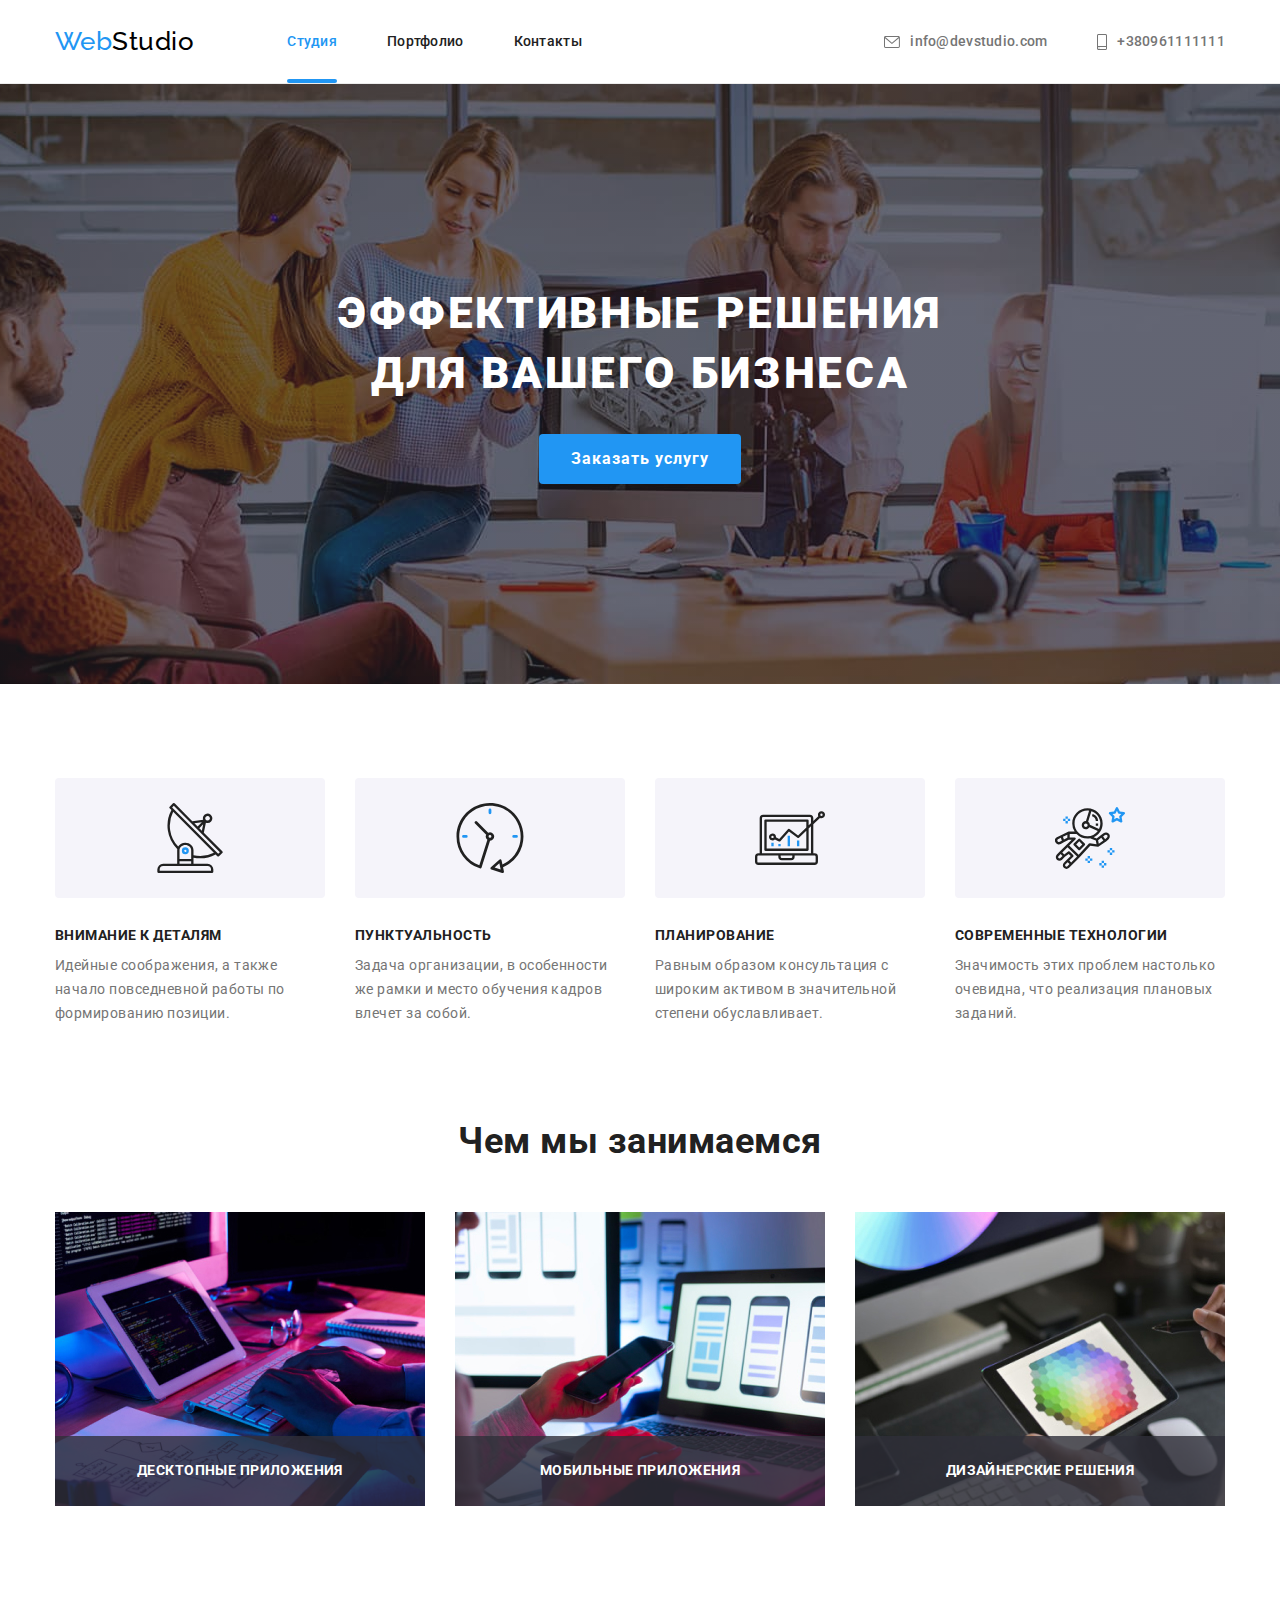
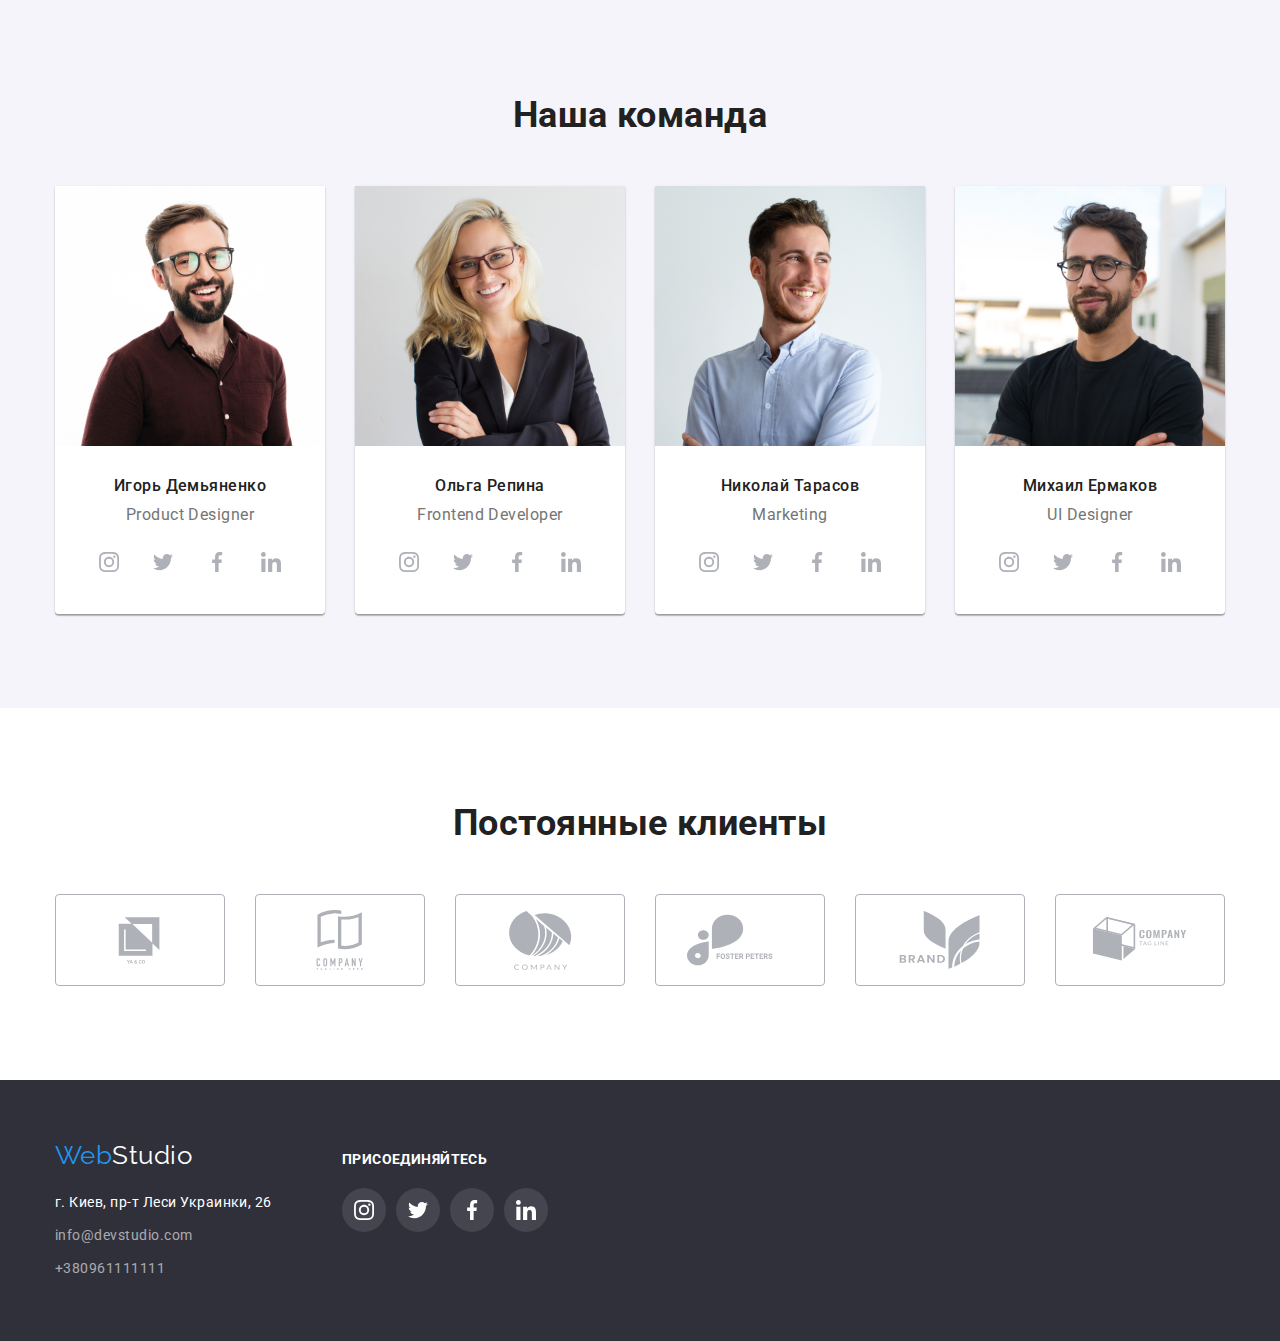
<file: index.html>
<!DOCTYPE html>
<html lang="ru">
  <head>
    <meta charset="UTF-8" />
    <meta http-equiv="X-UA-Compatible" content="IE=edge" />
    <meta name="viewport" content="width=, initial-scale=1.0" />
    <title>Document</title>
    <link rel="stylesheet" href="https://fonts.googleapis.com/css2?family=Raleway:wght@700&family=Roboto:wght@400;500;700;900&display=swap">
    <link rel="stylesheet" href="https://cdnjs.cloudflare.com/ajax/libs/modern-normalize/1.1.0/modern-normalize.min.css">
    <link rel="stylesheet" href="./css/styles.css">
  </head>
  <body>
    <!--Шапка сайта-->
    <header class="header">
      <div class="container">
        <a class="logo" href="./index.html"><span class="accent">Web</span>Studio</a>
        <nav class="nav">
          <ul class="site-nav">
            <li class="nav-item"><a class="nav-link current" href="./index.html">Студия</a></li>
            <li class="nav-item"><a class="nav-link" href="./portfolio.html">Портфолио</a></li>
            <li class="nav-item"><a class="nav-link" href="">Контакты</a></li>
          </ul>
        </nav>
        <ul class="contacts">
          <li class="contacts-item"><a class="contacts-link" href="mailto:info@devstudio.com">
              <svg class="contacts-icon" width="16" height="12">
                <use href="./images/symbol-defs.svg#icon-envelope"></use>
              </svg>info@devstudio.com</a>
          </li>
          <li class="contacts-item"><a class="contacts-link" href="tel:+380961111111">
              <svg class="contacts-icon" width="10" height="16">
                <use href="./images/symbol-defs.svg#icon-smartphone"></use>
              </svg>+380961111111</a>
          </li>
        </ul>
      </div>
    </header>
    <!--Уникальный контент страницы-->
    <main>
      <!--Герой-->
      <section class="hero">
        <div class="container">
          <h1 class="hero-title">Эффективные решения для вашего бизнеса</h1>
          <button class="button-primary" type="button" data-modal-open>Заказать услугу</button>
        </div>
      </section>
      <!--Особенности-->
      <section class="section">
        <div class="container">
          <h2 class="visually-hidden">Особенности</h2>
          <ul class="features">
            <li class="features-item">
              <div class="features-thumb">
                <svg class="features-icon" width="70" height="70">
                  <use href="./images/symbol-defs.svg#icon-antenna"></use>
                </svg>
              </div>
              <h3 class="features-title">Внимание к деталям</h3>
              <p class="features-text">Идейные соображения, а также начало повседневной работы по формированию позиции.</p>
            </li>
            <li class="features-item">
              <div class="features-thumb">
                <svg class="features-icon" width="70" height="70">
                  <use href="./images/symbol-defs.svg#icon-clock"></use>
                </svg>
              </div>
              <h3 class="features-title">Пунктуальность</h3>
              <p class="features-text">Задача организации, в особенности же рамки и место обучения кадров влечет за собой.</p>
            </li>
            <li class="features-item">
              <div class="features-thumb">
                <svg class="features-icon" width="70" height="70">
                  <use href="./images/symbol-defs.svg#icon-diagram"></use>
                </svg>
              </div>
              <h3 class="features-title">Планирование</h3>
              <p class="features-text">Равным образом консультация с широким активом в значительной степени обуславливает.</p>
            </li>
            <li class="features-item">
              <div class="features-thumb">
                <svg class="features-icon" width="70" height="70">
                  <use href="./images/symbol-defs.svg#icon-astronaut"></use>
                </svg>
              </div>
              <h3 class="features-title">Современные технологии</h3>
              <p class="features-text">Значимость этих проблем настолько очевидна, что реализация плановых заданий.</p>
            </li>
          </ul>
        </div>
      </section>
      <!--Чем мы занимаемся-->
      <section class="section work-section">
        <div class="container">
          <h2 class="section-title">Чем мы занимаемся</h2>
          <ul class="work">
            <li class="work-item">
              <img class="work-img" src="./images/box1.jpg" alt="пример работы" width="370"/>
              <p class="work-example">Десктопные приложения</p>
            </li>
            <li class="work-item">
              <img class="work-img" src="./images/box2.jpg" alt="пример работы" width="370"/>
              <p class="work-example">Мобильные приложения</p>
            </li>
            <li class="work-item">
              <img class="work-img" src="./images/box3.jpg" alt="пример работы" width="370"/>
              <p class="work-example">Дизайнерские решения</p>
            </li>
          </ul>
        </div>
      </section>
      <!--Наша команда-->
      <section class="section team-section">
        <div class="container">
          <h2 class="section-title">Наша команда</h2>
          <ul class="team">
            <li class="team-item">
              <img class="team-img" src="./images/img2.jpg" alt="Игорь Демьяненко" width="270" />
              <div class="team-content">
                <h3 class="team-title">Игорь Демьяненко</h3>
                <p class="team-text">Product Designer</p>
                <ul class="team-socials socials-list">
                  <li class="socials-item">
                    <a href="" class="socials-link">
                      <svg class="socials-icon" width="20" height="20">
                        <use href="./images/symbol-defs.svg#icon-instagram"></use>
                      </svg>
                    </a>
                  </li>
                  <li class="socials-item">
                    <a href="" class="socials-link">
                      <svg class="socials-icon" width="20" height="20">
                        <use href="./images/symbol-defs.svg#icon-twitter"></use>
                      </svg>
                    </a>
                  </li>
                  <li class="socials-item">
                    <a href="" class="socials-link">
                      <svg class="socials-icon" width="20" height="20">
                        <use href="./images/symbol-defs.svg#icon-facebook"></use>
                      </svg>
                    </a>
                  </li>
                  <li class="socials-item">
                    <a href="" class="socials-link">
                      <svg class="socials-icon" width="20" height="20">
                        <use href="./images/symbol-defs.svg#icon-linkedin"></use>
                      </svg>
                    </a>
                  </li>
                </ul>
              </div>
            </li>
            <li class="team-item">
              <img class="team-img" src="./images/img3.jpg" alt="Ольга Репина" width="270" />
              <div class="team-content">
                <h3 class="team-title">Ольга Репина</h3>
                <p class="team-text">Frontend Developer</p>
                <ul class="team-socials socials-list">
                  <li class="socials-item">
                    <a href="" class="socials-link">
                      <svg class="socials-icon" width="20" height="20">
                        <use href="./images/symbol-defs.svg#icon-instagram"></use>
                      </svg>
                    </a>
                  </li>
                  <li class="socials-item">
                    <a href="" class="socials-link">
                      <svg class="socials-icon" width="20" height="20">
                        <use href="./images/symbol-defs.svg#icon-twitter"></use>
                      </svg>
                    </a>
                  </li>
                  <li class="socials-item">
                    <a href="" class="socials-link">
                      <svg class="socials-icon" width="20" height="20">
                        <use href="./images/symbol-defs.svg#icon-facebook"></use>
                      </svg>
                    </a>
                  </li>
                  <li class="socials-item">
                    <a href="" class="socials-link">
                      <svg class="socials-icon" width="20" height="20">
                        <use href="./images/symbol-defs.svg#icon-linkedin"></use>
                      </svg>
                    </a>
                  </li>
                </ul>
              </div>
            </li>
            <li class="team-item">
              <img class="team-img" src="./images/img4.jpg" alt="Николай Тарасов" width="270" />
              <div class="team-content">
                <h3 class="team-title">Николай Тарасов</h3>
                <p class="team-text">Marketing</p>
                <ul class="team-socials socials-list">
                  <li class="socials-item">
                    <a href="" class="socials-link">
                      <svg class="socials-icon" width="20" height="20">
                        <use href="./images/symbol-defs.svg#icon-instagram"></use>
                      </svg>
                    </a>
                  </li>
                  <li class="socials-item">
                    <a href="" class="socials-link">
                      <svg class="socials-icon" width="20" height="20">
                        <use href="./images/symbol-defs.svg#icon-twitter"></use>
                      </svg>
                    </a>
                  </li>
                  <li class="socials-item">
                    <a href="" class="socials-link">
                      <svg class="socials-icon" width="20" height="20">
                        <use href="./images/symbol-defs.svg#icon-facebook"></use>
                      </svg>
                    </a>
                  </li>
                  <li class="socials-item">
                    <a href="" class="socials-link">
                      <svg class="socials-icon" width="20" height="20">
                        <use href="./images/symbol-defs.svg#icon-linkedin"></use>
                      </svg>
                    </a>
                  </li>
                </ul>
              </div>
            </li>
            <li class="team-item">
              <img class="team-img" src="./images/img5.jpg" alt="Михаил Ермаков" width="270" />
              <div class="team-content">
                <h3 class="team-title">Михаил Ермаков</h3>
                <p class="team-text">UI Designer</p>
                <ul class="team-socials socials-list">
                  <li class="socials-item">
                    <a href="" class="socials-link">
                      <svg class="socials-icon" width="20" height="20">
                        <use href="./images/symbol-defs.svg#icon-instagram"></use>
                      </svg>
                    </a>
                  </li>
                  <li class="socials-item">
                    <a href="" class="socials-link">
                      <svg class="socials-icon" width="20" height="20">
                        <use href="./images/symbol-defs.svg#icon-twitter"></use>
                      </svg>
                    </a>
                  </li>
                  <li class="socials-item">
                    <a href="" class="socials-link">
                      <svg class="socials-icon" width="20" height="20">
                        <use href="./images/symbol-defs.svg#icon-facebook"></use>
                      </svg>
                    </a>
                  </li>
                  <li class="socials-item">
                    <a href="" class="socials-link">
                      <svg class="socials-icon" width="20" height="20">
                        <use href="./images/symbol-defs.svg#icon-linkedin"></use>
                      </svg>
                    </a>
                  </li>
                </ul>
              </div>
            </li>
          </ul>
        </div>
      </section>
      <!--Наши клиенты-->
      <section class="section clients-section">
        <div class="container">
          <h2 class="section-title ">Постоянные клиенты</h2>
          <ul class="clients">
            <li class="clients-item">
              <a href="" class="clients-link">
                <svg class="clients-icon" width="106" height="60">
                  <use href="./images/symbol-defs.svg#icon-logo1"></use>
                </svg>
              </a>
            </li>
            <li class="clients-item">
              <a href="" class="clients-link">
                <svg class="clients-icon" width="106" height="60">
                  <use href="./images/symbol-defs.svg#icon-logo2"></use>
                </svg>
              </a>
            </li>
            <li class="clients-item">
              <a href="" class="clients-link">
                <svg class="clients-icon" width="106" height="60">
                  <use href="./images/symbol-defs.svg#icon-logo3"></use>
                </svg>
              </a>
            </li>
            <li class="clients-item">
              <a href="" class="clients-link">
                <svg class="clients-icon" width="106" height="60">
                  <use href="./images/symbol-defs.svg#icon-logo4"></use>
                </svg>
              </a>
            </li>
            <li class="clients-item">
              <a href="" class="clients-link">
                <svg class="clients-icon" width="106" height="60">
                  <use href="./images/symbol-defs.svg#icon-logo5"></use>
                </svg>
              </a>
            </li>
            <li class="clients-item">
              <a href="" class="clients-link">
                <svg class="clients-icon" width="106" height="60">
                  <use href="./images/symbol-defs.svg#icon-logo6"></use>
                </svg>
              </a>
            </li>
          </ul>
        </div>
      </section>
    </main>
    <!--Футер-->
    <footer class="footer">
      <div class="container footer-container">
        <div class="footer-info">
          <a class="footer-logo" href="./index.html"><span class="accent">Web</span>Studio</a>
          <address class="address">
            <ul>
              <li class="item">
                <p class="footer-text">г. Киев, пр-т Леси Украинки, 26</p>
              </li>
              <li class="item"><a class="footer-link" href="mailto:info@devstudio.com">info@devstudio.com</a></li>
              <li class="item"><a class="footer-link" href="tel:+380961111111">+380961111111</a></li>
            </ul>
          </address>
        </div>
        <div class="footer-socials">
          <h3 class="footer-title">присоединяйтесь</h3>
          <ul class="footer-socials-list">
            <li class="footer-socials-item">
              <a href="" class="footer-socials-link">
                <svg class="footer-icon" width="20" height="20">
                  <use href="./images/symbol-defs.svg#icon-instagram"></use>
                </svg>
              </a>
            </li>
            <li class="footer-socials-item">
              <a href="" class="footer-socials-link">
                <svg class="footer-icon" width="20" height="20">
                  <use href="./images/symbol-defs.svg#icon-twitter"></use>
                </svg>
              </a>
            </li>
            <li class="footer-socials-item">
              <a href="" class="footer-socials-link">
                <svg class="footer-icon" width="20" height="20">
                  <use href="./images/symbol-defs.svg#icon-facebook"></use>
                </svg>
              </a>
            </li>
            <li class="footer-socials-item">
              <a href="" class="footer-socials-link">
                <svg class="footer-icon" width="20" height="20">
                  <use href="./images/symbol-defs.svg#icon-linkedin"></use>
                </svg>
              </a>
            </li>
          </ul>
        </div>
      </div>
    </footer>
    <div class="bakdrop is-hidden" data-modal>
      <div class="modal">
        <button type="button" class="modal-button" data-modal-close>
          <svg class="modal-icon" width="18" height="18">
            <use href="./images/symbol-defs.svg#icon-close"></use>
          </svg>
        </button>
      </div>
    </div>
    <script src="./js/modal.js"></script>
  </body>
</html>
</file>
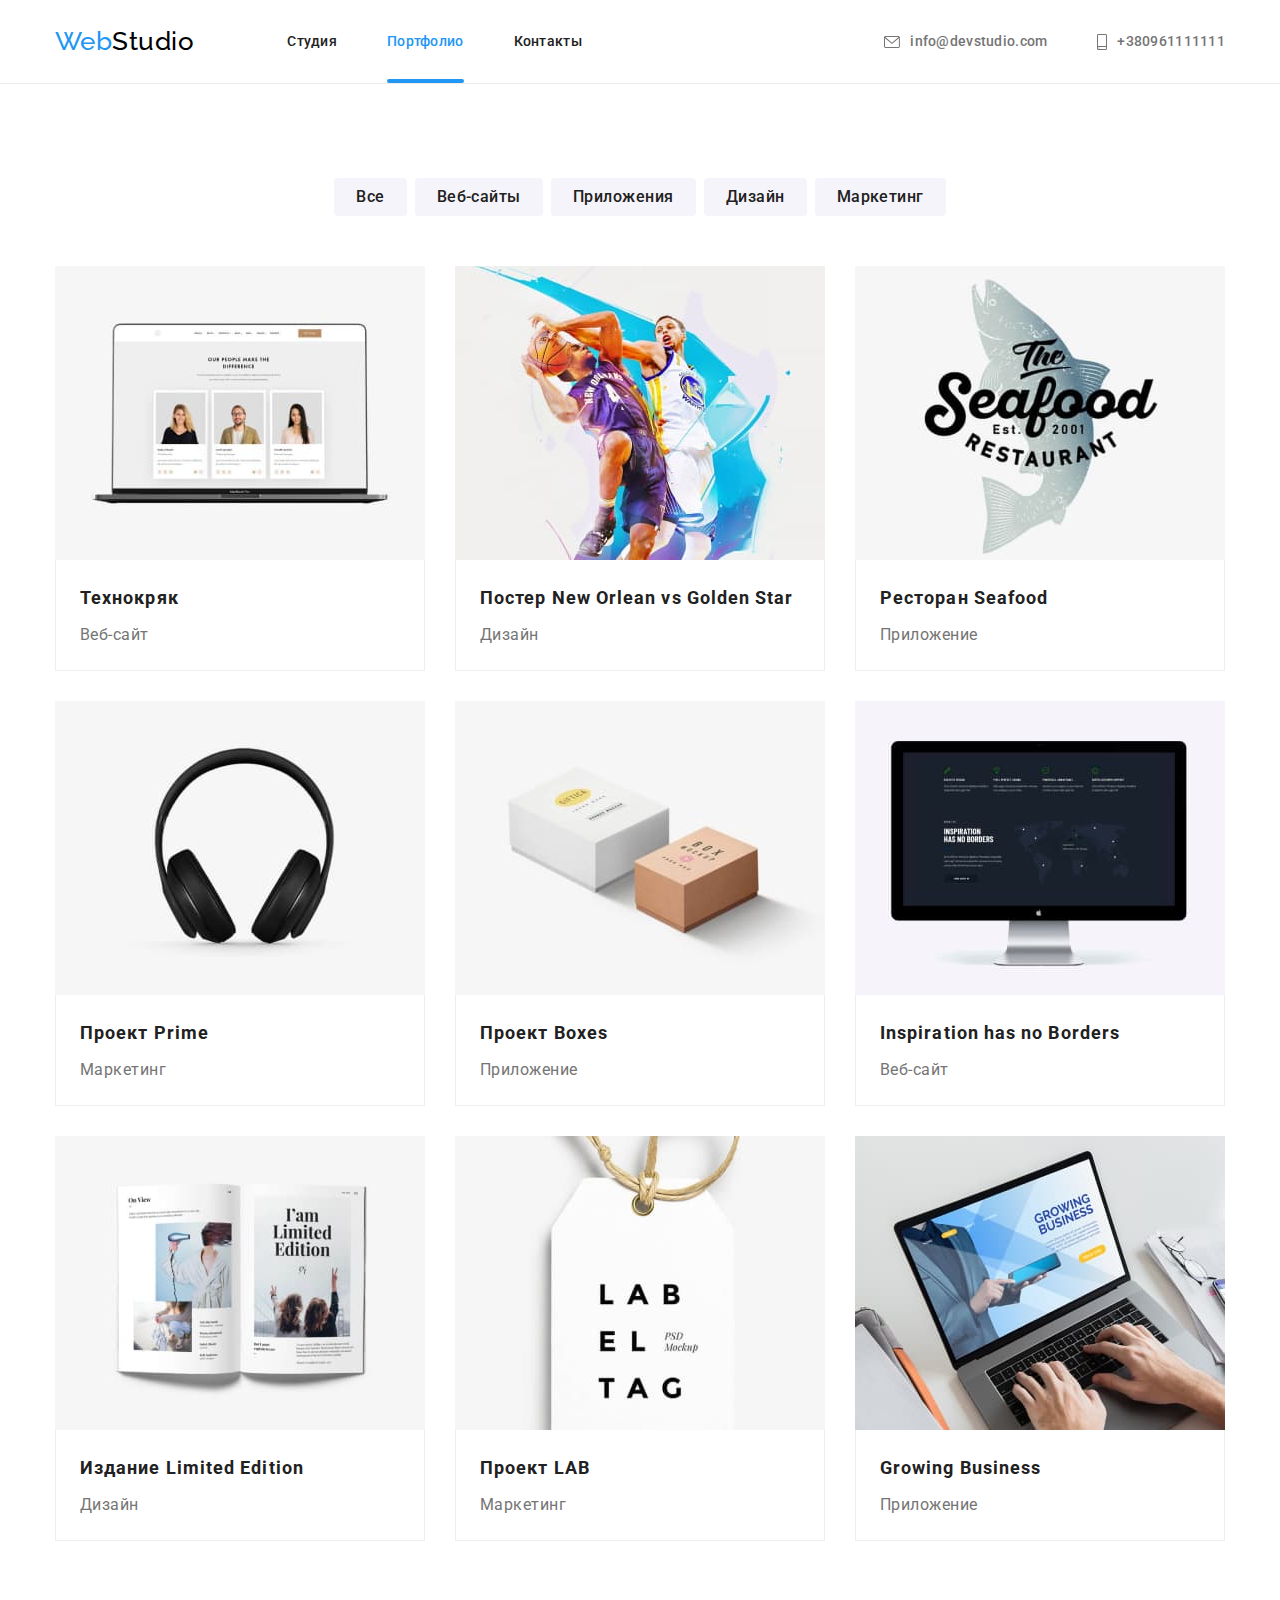
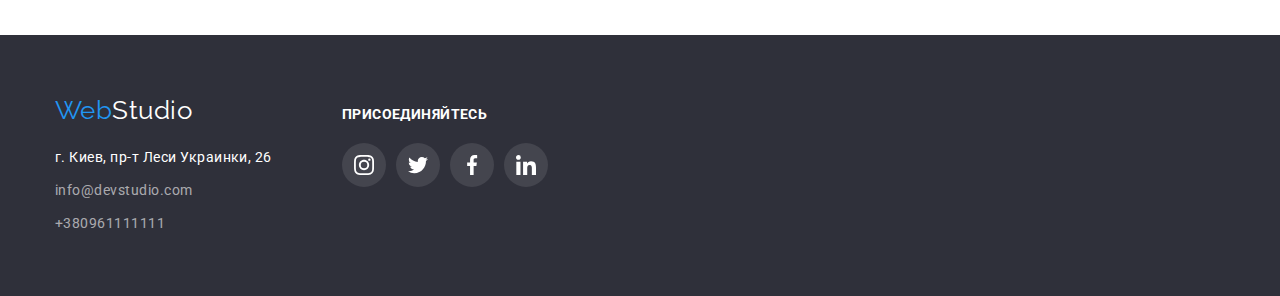
<file: portfolio.html>
<!DOCTYPE html>
<html lang="ru">
  <head>
    <meta charset="UTF-8" />
    <meta http-equiv="X-UA-Compatible" content="IE=edge" />
    <meta name="viewport" content="width=device-width, initial-scale=1.0" />
    <title>Document</title>
    <link rel="stylesheet" href="https://fonts.googleapis.com/css2?family=Raleway:wght@700&family=Roboto:wght@400;500;700;900&display=swap">
    <link rel="stylesheet" href="https://cdnjs.cloudflare.com/ajax/libs/modern-normalize/1.1.0/modern-normalize.min.css">
    <link rel="stylesheet" href="./css/styles.css">
  </head>
  <body>
    <!--Шапка сайта-->
    <header class="header">
      <div class="container">
        <a class="logo" href="./index.html"><span class="accent">Web</span>Studio</a>
        <nav class="nav">
          <ul class="site-nav">
            <li class="nav-item"><a class="nav-link" href="./index.html">Студия</a></li>
            <li class="nav-item"><a class="nav-link current" href="./portfolio.html">Портфолио</a></li>
            <li class="nav-item"><a class="nav-link" href="">Контакты</a></li>
          </ul>
        </nav>
        <ul class="contacts">
          <li class="contacts-item"><a class="contacts-link" href="mailto:info@devstudio.com">
              <svg class="contacts-icon" width="16" height="12">
                <use href="./images/symbol-defs.svg#icon-envelope"></use>
              </svg>info@devstudio.com</a>
          </li>
          <li class="contacts-item"><a class="contacts-link" href="tel:+380961111111">
              <svg class="contacts-icon" width="10" height="16">
                <use href="./images/symbol-defs.svg#icon-smartphone"></use>
              </svg>+380961111111</a>
          </li>
        </ul>
      </div>
    </header>
    <main>
      <!--портфолио-->
      <section class="section">
        <div class="container">
          <h1 class="visually-hidden">Портфолио работ</h1>
          <ul class="filter-button">
            <li class="filter-item"><button class="button" type="button">Все</button></li>
            <li class="filter-item"><button class="button" type="button">Веб-сайты</button></li>
            <li class="filter-item"><button class="button" type="button">Приложения</button></li>
            <li class="filter-item"><button class="button" type="button">Дизайн</button></li>
            <li class="filter-item"><button class="button" type="button">Маркетинг</button></li>
          </ul>
          <ul class="portfolio">
            <li class="portfolio-item">
              <a class="portfolio-link" href="">
                <div class="project-thumb">
                  <img class="portfolio-img" src="./images/example0.jpg" alt="пример работы" width="370"/>
                  <p class="about-project">Технокряк это современная площадка распространения коронавируса. Компании используют эту платформу для цифрового
                  шпионажа и атак на защищённые сервера конкурентов.</p>
                </div>
                <div class="card-text">
                  <h2 class="portfolio-title">Технокряк</h2>
                  <p class="portfolio-text">Веб-сайт</p>
                </div>
              </a>
            </li>
            <li class="portfolio-item">
              <a class="portfolio-link" href="">
                <div class="project-thumb">
                  <img class="portfolio-img" src="./images/example1.jpg" alt="пример работы" width="370"/>
                  <p class="about-project">Технокряк это современная площадка распространения коронавируса. Компании используют эту платформу для цифрового шпионажа и атак на защищённые сервера конкурентов.</p>
                </div>
                <div class="card-text">
                  <h2 class="portfolio-title">Постер New Orlean vs Golden Star</h2>
                  <p class="portfolio-text">Дизайн</p>
                </div>
              </a>
            </li>
            <li class="portfolio-item">
              <a class="portfolio-link" href="">
                <div class="project-thumb">
                  <img class="portfolio-img" src="./images/example2.jpg" alt="пример работы" width="370"/>
                  <p class="about-project">Технокряк это современная площадка распространения коронавируса. Компании используют эту платформу для цифрового шпионажа и атак на защищённые сервера конкурентов.</p>
                </div>
                <div class="card-text">
                  <h2 class="portfolio-title">Ресторан Seafood</h2>
                  <p class="portfolio-text">Приложение</p>
                </div>
              </a>
            </li>
            <li class="portfolio-item">
              <a class="portfolio-link" href="">
                <div class="project-thumb">
                  <img class="portfolio-img" src="./images/example3.jpg" alt="пример работы" width="370"/>
                  <p class="about-project">Технокряк это современная площадка распространения коронавируса. Компании используют эту платформу для цифрового шпионажа и атак на защищённые сервера конкурентов.</p>
                </div>
                <div class="card-text">
                  <h2 class="portfolio-title">Проект Prime</h2>
                  <p class="portfolio-text">Маркетинг</p>
                </div>
              </a>
            </li>
            <li class="portfolio-item">
              <a class="portfolio-link" href="">
                <div class="project-thumb">
                  <img class="portfolio-img" src="./images/example4.jpg" alt="пример работы" width="370"/>
                  <p class="about-project">Технокряк это современная площадка распространения коронавируса. Компании используют эту платформу для цифрового шпионажа и атак на защищённые сервера конкурентов.</p>
                </div>
                <div class="card-text">
                  <h2 class="portfolio-title">Проект Boxes</h2>
                  <p class="portfolio-text">Приложение</p>
                </div>
              </a>
            </li>
            <li class="portfolio-item">
              <a class="portfolio-link" href="">
                <div class="project-thumb">
                  <img class="portfolio-img" src="./images/example5.jpg" alt="пример работы" width="370"/>
                  <p class="about-project">Технокряк это современная площадка распространения коронавируса. Компании используют эту платформу для цифрового шпионажа и атак на защищённые сервера конкурентов.</p>
                </div>
                <div class="card-text">
                  <h2 class="portfolio-title">Inspiration has no Borders</h2>
                  <p class="portfolio-text">Веб-сайт</p>
                </div>
              </a>
            </li>
            <li class="portfolio-item">
              <a class="portfolio-link" href="">
                <div class="project-thumb">
                  <img class="portfolio-img" src="./images/example6.jpg" alt="пример работы" width="370"/>
                  <p class="about-project">Технокряк это современная площадка распространения коронавируса. Компании используют эту платформу для цифрового шпионажа и атак на защищённые сервера конкурентов.</p>
                </div>
                <div class="card-text">
                  <h2 class="portfolio-title">Издание Limited Edition</h2>
                  <p class="portfolio-text">Дизайн</p>
                </div>
              </a>
            </li>
            <li class="portfolio-item">
              <a class="portfolio-link" href="">
                <div class="project-thumb">
                  <img class="portfolio-img" src="./images/example7.jpg" alt="пример работы" width="370"/>
                  <p class="about-project">Технокряк это современная площадка распространения коронавируса. Компании используют эту платформу для цифрового шпионажа и атак на защищённые сервера конкурентов.</p>
                </div>
                <div class="card-text">
                  <h2 class="portfolio-title">Проект LAB</h2>
                  <p class="portfolio-text">Маркетинг</p>
                </div>
              </a>
            </li>
            <li class="portfolio-item">
              <a class="portfolio-link" href="">
                <div class="project-thumb">
                  <img class="portfolio-img" src="./images/example8.jpg" alt="пример работы" width="370"/>
                  <p class="about-project">Технокряк это современная площадка распространения коронавируса. Компании используют эту платформу для цифрового шпионажа и атак на защищённые сервера конкурентов.</p>
                </div>
                <div class="card-text">
                  <h2 class="portfolio-title">Growing Business</h2>
                  <p class="portfolio-text">Приложение</p>
                </div>
              </a>
            </li>
          </ul>
        </div>
      </section>
    </main>
    <!--Футер-->
    <footer class="footer">
      <div class="container footer-container">
        <div class="footer-info">
          <a class="footer-logo" href="./index.html"><span class="accent">Web</span>Studio</a>
          <address class="address">
            <ul>
              <li class="item">
                <p class="footer-text">г. Киев, пр-т Леси Украинки, 26</p>
              </li>
              <li class="item"><a class="footer-link" href="mailto:info@devstudio.com">info@devstudio.com</a></li>
              <li class="item"><a class="footer-link" href="tel:+380961111111">+380961111111</a></li>
            </ul>
          </address>
        </div>
        <div class="footer-socials">
          <h3 class="footer-title">присоединяйтесь</h3>
          <ul class="footer-socials-list">
            <li class="footer-socials-item">
              <a href="" class="footer-socials-link">
                <svg class="footer-icon" width="20" height="20">
                  <use href="./images/symbol-defs.svg#icon-instagram"></use>
                </svg>
              </a>
            </li>
            <li class="footer-socials-item">
              <a href="" class="footer-socials-link">
                <svg class="footer-icon" width="20" height="20">
                  <use href="./images/symbol-defs.svg#icon-twitter"></use>
                </svg>
              </a>
            </li>
            <li class="footer-socials-item">
              <a href="" class="footer-socials-link">
                <svg class="footer-icon" width="20" height="20">
                  <use href="./images/symbol-defs.svg#icon-facebook"></use>
                </svg>
              </a>
            </li>
            <li class="footer-socials-item">
              <a href="" class="footer-socials-link">
                <svg class="footer-icon" width="20" height="20">
                  <use href="./images/symbol-defs.svg#icon-linkedin"></use>
                </svg>
              </a>
            </li>
          </ul>
        </div>
      </div>
    </footer>
  </body>
</html>
</file>
<file: css/styles.css>
:root {
  --primary-text-color: #757575;
  --title-text-color: #212121;
  --accent-color: #2196f3;
  --primary-white-color: #ffffff;
  --bg-color: #f5f4fa;
  --icon-color: #afb1b8;
}
body {
  color: var(--primary-text-color);
  background-color: var(--primary-white-color);
  font-family: Roboto, sans-serif;
  letter-spacing: 0.03em;
}
p,
h1,
h2,
h3,
h4,
h5,
h6 {
  margin-top: 0;
  margin-bottom: 0;
}
img {
  height: auto;
  display: block;
  max-width: 100%;
}
ul {
  padding: 0;
  margin: 0;
  list-style: none;
}
a {
  display: block;
  text-decoration: none;
}
.visually-hidden {
  position: absolute;
  width: 1px;
  height: 1px;
  margin: -1px;
  border: 0;
  padding: 0;
  white-space: nowrap;
  clip-path: inset(100%);
  clip: rect(0 0 0 0);
  overflow: hidden;
}
.container {
  width: 1200px;
  margin-right: auto;
  margin-left: auto;
  padding-right: 15px;
  padding-left: 15px;
}
/* button */
.button:hover,
.button:focus {
  color: var(--primary-white-color);
  background-color: var(--accent-color);
  box-shadow: 0px 3px 1px rgba(0, 0, 0, 0.1), 0px 1px 2px rgba(0, 0, 0, 0.08),
    0px 2px 2px rgba(0, 0, 0, 0.12);
}
.button {
  border: none;
  border-radius: 4px;
  padding: 6px 22px;
  color: var(--title-text-color);
  background-color: var(--bg-color);
  cursor: pointer;
  font-weight: 500;
  font-size: 16px;
  line-height: 1.63;
  letter-spacing: 0.03em;
  transition: color 250ms cubic-bezier(0.4, 0, 0.2, 1),
    background-color 250ms cubic-bezier(0.4, 0, 0.2, 1),
    box-shadow 250ms cubic-bezier(0.4, 0, 0.2, 1);
}
.button-primary {
  display: block;
  margin-right: auto;
  margin-left: auto;
  border: 0;
  color: var(--primary-white-color);
  background-color: var(--accent-color);
  cursor: pointer;
  font-weight: 700;
  line-height: 1.88;
  letter-spacing: 0.06em;
  border-radius: 4px;
  padding: 10px 32px;
}
/* header */
.header {
  border-bottom: 1px solid #ececec;
}
.header .container {
  display: flex;
  align-items: center;
}
/* logo */
.logo {
  color: #000000;
  font-family: Raleway, sans-serif;
  font-weight: 500;
  font-size: 26px;
  line-height: 1.19;
  margin-right: 93px;
}
.accent {
  color: var(--accent-color);
}
/* nav */
.nav-link {
  padding-top: 33.6px;
  padding-bottom: 33.6px;
  color: var(--title-text-color);
  font-weight: 500;
  font-size: 14px;
  line-height: 1.14;
  letter-spacing: 0.02em;
  transition: color 250ms cubic-bezier(0.4, 0, 0.2, 1);
  position: relative;
}
.current {
  color: var(--accent-color);
}
.site-nav {
  display: flex;
}
.current::after {
  content: '';
  width: 100%;
  height: 4px;
  background-color: #2196f3;
  border-radius: 2px;
  position: absolute;
  bottom: 0;
  left: 0;
}
.nav-item:not(:last-child) {
  margin-right: 50px;
}
.nav-link:hover,
.nav-link:focus {
  color: var(--accent-color);
}
/* contacts */
.contacts-icon {
  margin-right: 10px;
  fill: currentColor;
}
.contacts {
  display: flex;
  margin-left: auto;
}
.contacts-item:not(:last-child) {
  margin-right: 50px;
}
.contacts-link {
  display: flex;
  align-items: center;
  padding-top: 32px;
  padding-bottom: 32px;
  color: var(--primary-text-color);
  font-weight: 500;
  font-size: 14px;
  line-height: 1.14;
  letter-spacing: 0.02em;
  transition: color 250ms cubic-bezier(0.4, 0, 0.2, 1);
}
.contacts-link:hover,
.contacts-link:focus {
  color: var(--accent-color);
}
/* section */
.section-title {
  color: var(--title-text-color);
  font-size: 36px;
  line-height: 1.17;
  text-align: center;
  margin-bottom: 50px;
}
.section {
  padding-top: 94px;
  padding-bottom: 94px;
}
/* section-hero */
.hero {
  padding-top: 200px;
  padding-bottom: 200px;
  background-color: #2f303a;
  background-image: linear-gradient(rgba(47, 48, 58, 0.4), rgba(47, 48, 58, 0.4)),
    url(../images/hero.jpg);
  background-repeat: no-repeat;
  background-position: center;
  background-size: cover;
}
.hero-title {
  margin-bottom: 30px;
  display: block;
  color: var(--primary-white-color);
  font-weight: 900;
  font-size: 44px;
  line-height: 1.36;
  letter-spacing: 0.06em;
  text-transform: uppercase;
  text-align: center;
  margin-right: auto;
  margin-left: auto;
  width: 696px;
}
/* section-features */
.features {
  display: flex;
  justify-content: space-between;
}
.features-item {
  width: 270px;
}
.features-title {
  margin-bottom: 10px;
  color: var(--title-text-color);
  font-size: 14px;
  line-height: 1.14;
  text-transform: uppercase;
}
.features-text {
  font-size: 14px;
  line-height: 1.71;
}
.features-thumb {
  margin-right: 30px;
  margin-bottom: 30px;
  width: 270px;
  height: 120px;
  display: flex;
  align-items: center;
  justify-content: center;
  border-radius: 4px;
  background-color: var(--bg-color);
}
/* section-work */
.work-section {
  padding-top: 0px;
}
.work-title {
  margin-bottom: 50px;
}
.work {
  display: flex;
}
.work-item:not(:last-child) {
  margin-right: 30px;
}
.work-item {
  position: relative;
}
.work-example {
  position: absolute;
  bottom: 0;
  width: 100%;
  height: 70px;
  color: var(--primary-white-color);
  background-color: rgba(47, 48, 58, 0.8);
  font-weight: 700;
  font-size: 14px;
  line-height: 1.14;
  letter-spacing: 0.03em;
  text-transform: uppercase;
  display: flex;
  justify-content: center;
  align-items: center;
}

/* section-team */
.team-section {
  background-color: var(--bg-color);
}
.team {
  display: flex;
}
.team-item {
  border-radius: 0px 0px 4px 4px;
  box-shadow: 0px 1px 3px rgba(0, 0, 0, 0.12), 0px 1px 1px rgba(0, 0, 0, 0.14),
    0px 2px 1px rgba(0, 0, 0, 0.2);
}
.team-item:not(:last-child) {
  margin-right: 30px;
}
.team-content {
  padding-top: 30px;
  padding-bottom: 30px;
  background-color: var(--primary-white-color);
  border-radius: 0px 0px 4px 4px;
}
.team-title {
  margin-bottom: 10px;
  color: var(--title-text-color);
  font-weight: 500;
  font-size: 16px;
  line-height: 1.2;
  text-align: center;
}
.team-text {
  margin-bottom: 16px;
  font-size: 16px;
  line-height: 1.2;
  text-align: center;
}
.socials-list {
  display: flex;
  justify-content: center;
}
.socials-item {
  width: 44px;
  height: 44px;
}
.socials-item:not(:last-child) {
  margin-right: 10px;
}
.socials-link:hover .socials-icon,
.socials-link:focus .socials-icon {
  fill: #ffffff;
}
.socials-icon {
  fill: var(--icon-color);
  transition: fill 250ms cubic-bezier(0.4, 0, 0.2, 1);
}
.socials-link:hover,
.socials-link:focus {
  background-color: var(--accent-color);
}
.socials-link {
  width: 100%;
  height: 100%;
  display: flex;
  align-items: center;
  justify-content: center;
  border-radius: 50%;
  background-color: #ffffff;
  transition: background-color 250ms cubic-bezier(0.4, 0, 0.2, 1);
}
/* section-clients */
.clients {
  display: flex;
}
.clients-item:not(:last-child) {
  margin-right: 30px;
}
.clients-item {
  width: 170px;
  height: 92px;
}
.clients-link:hover,
.clients-link:focus {
  border-color: var(--accent-color);
}
.clients-link:hover .clients-icon,
.clients-link:focus .clients-icon {
  fill: var(--accent-color);
}
.clients-icon {
  fill: var(--icon-color);
  transition: fill 250ms cubic-bezier(0.4, 0, 0.2, 1);
}
.clients-link {
  width: 100%;
  height: 100%;
  border: 1px solid var(--icon-color);
  border-radius: 4px;
  display: flex;
  align-items: center;
  justify-content: center;
  background-color: var(--primary-white-color);
  transition: border-color 250ms cubic-bezier(0.4, 0, 0.2, 1);
}
/* section-portfolio */
.filter-button {
  display: flex;
  justify-content: center;
  margin-bottom: 50px;
}
.filter-item:not(:last-child) {
  margin-right: 8px;
}
.card-text {
  padding: 20px 24px;
  border-right: 1px solid #eeeeee;
  border-bottom: 1px solid #eeeeee;
  border-left: 1px solid #eeeeee;
}
.portfolio-item {
  flex-basis: calc(100% / 3 - 30px);
  margin-left: 30px;
  margin-bottom: 30px;
}
.portfolio {
  display: flex;
  flex-wrap: wrap;
  margin-left: -30px;
  margin-bottom: -30px;
}
.portfolio-link:hover,
.portfolio-link:focus {
  box-shadow: 0px 1px 1px rgba(0, 0, 0, 0.12), 0px 4px 4px rgba(0, 0, 0, 0.06),
    1px 4px 6px rgba(0, 0, 0, 0.16);
}
.portfolio-title {
  margin-bottom: 4px;
  color: var(--title-text-color);
  font-size: 18px;
  line-height: 2;
  letter-spacing: 0.06em;
}
.portfolio-text {
  color: var(--primary-text-color);
  font-size: 16px;
  line-height: 1.88;
}
.project-thumb {
  position: relative;
  overflow: hidden;
}
.portfolio-link:hover .about-project,
.portfolio-link:focus .about-project {
  transform: translateY(0%);
}
.about-project {
  position: absolute;
  bottom: 0;
  left: 0;
  width: 100%;
  height: 100%;
  color: rgba(255, 255, 255, 1);
  background-color: rgba(33, 150, 243, 0.9);
  font-weight: 400;
  font-size: 18px;
  line-height: 1.55;
  letter-spacing: 0.03em;
  padding: 63px 24px;
  transform: translateY(101%);
  transition: transform 250ms cubic-bezier(0.4, 0, 0.2, 1);
}

/* footer */
.footer {
  background-color: #2f303a;
  padding-top: 60px;
  padding-bottom: 60px;
}
.footer .item:not(:last-child) {
  margin-bottom: 9px;
}
.footer-logo {
  display: block;
  margin-bottom: 20px;
  color: var(--primary-white-color);
  font-family: Raleway, sans-serif;
  font-size: 26px;
  line-height: 1.19;
}
.address {
  font-style: normal;
  font-size: 14px;
  line-height: 1.71;
}
.footer-text {
  color: var(--primary-white-color);
}
.footer-link {
  color: rgba(255, 255, 255, 0.6);
  transition: color 250ms cubic-bezier(0.4, 0, 0.2, 1);
}
.footer-link:hover,
.fotter-link:focus {
  color: var(--accent-color);
}
.footer-info {
  margin-right: 70px;
}
.footer-title {
  margin-bottom: 20px;
  color: var(--primary-white-color);
  font-style: normal;
  font-weight: bold;
  font-size: 14px;
  line-height: 1.14;
  letter-spacing: 0.03em;
  text-transform: uppercase;
}
.footer-container {
  display: flex;
  align-items: baseline;
}
.footer-socials-item {
  width: 44px;
  height: 44px;
}
.footer-socials-item:not(:last-child) {
  margin-right: 10px;
}
.footer-socials-link {
  width: 100%;
  height: 100%;
  display: flex;
  align-items: center;
  justify-content: center;
  border-radius: 50%;
  background-color: rgba(255, 255, 255, 0.1);
  transition: background-color 250ms cubic-bezier(0.4, 0, 0.2, 1);
}
.footer-socials-list {
  display: flex;
}
.footer-icon {
  fill: var(--primary-white-color);
}
.footer-socials-link:hover,
.footer-socials-link:focus {
  background-color: var(--accent-color);
}

/* modal window */
.bakdrop {
  width: 100vw;
  height: 100vh;
  background-color: rgba(0, 0, 0, 0.2);
  top: 0;
  position: fixed;
}
.modal {
  position: absolute;
  width: 528px;
  min-height: 581px;
  background-color: var(--primary-white-color);
  box-shadow: 0px 1px 3px rgba(0, 0, 0, 0.12), 0px 1px 1px rgba(0, 0, 0, 0.14),
    0px 2px 1px rgba(0, 0, 0, 0.2);
  border-radius: 4px;
  top: 50%;
  left: 50%;
  transform: translate(-50%, -50%);
}
.modal-button {
  position: absolute;
  border: 1px solid rgba(0, 0, 0, 0.1);
  background-color: var(--primary-white-color);
  width: 30px;
  height: 30px;
  border-radius: 50%;
  top: 8px;
  right: 8px;
  display: flex;
  justify-content: center;
  align-items: center;
}
.bakdrop.is-hidden {
  visibility: hidden;
  opacity: 0;
  pointer-events: none;
}
</file>
